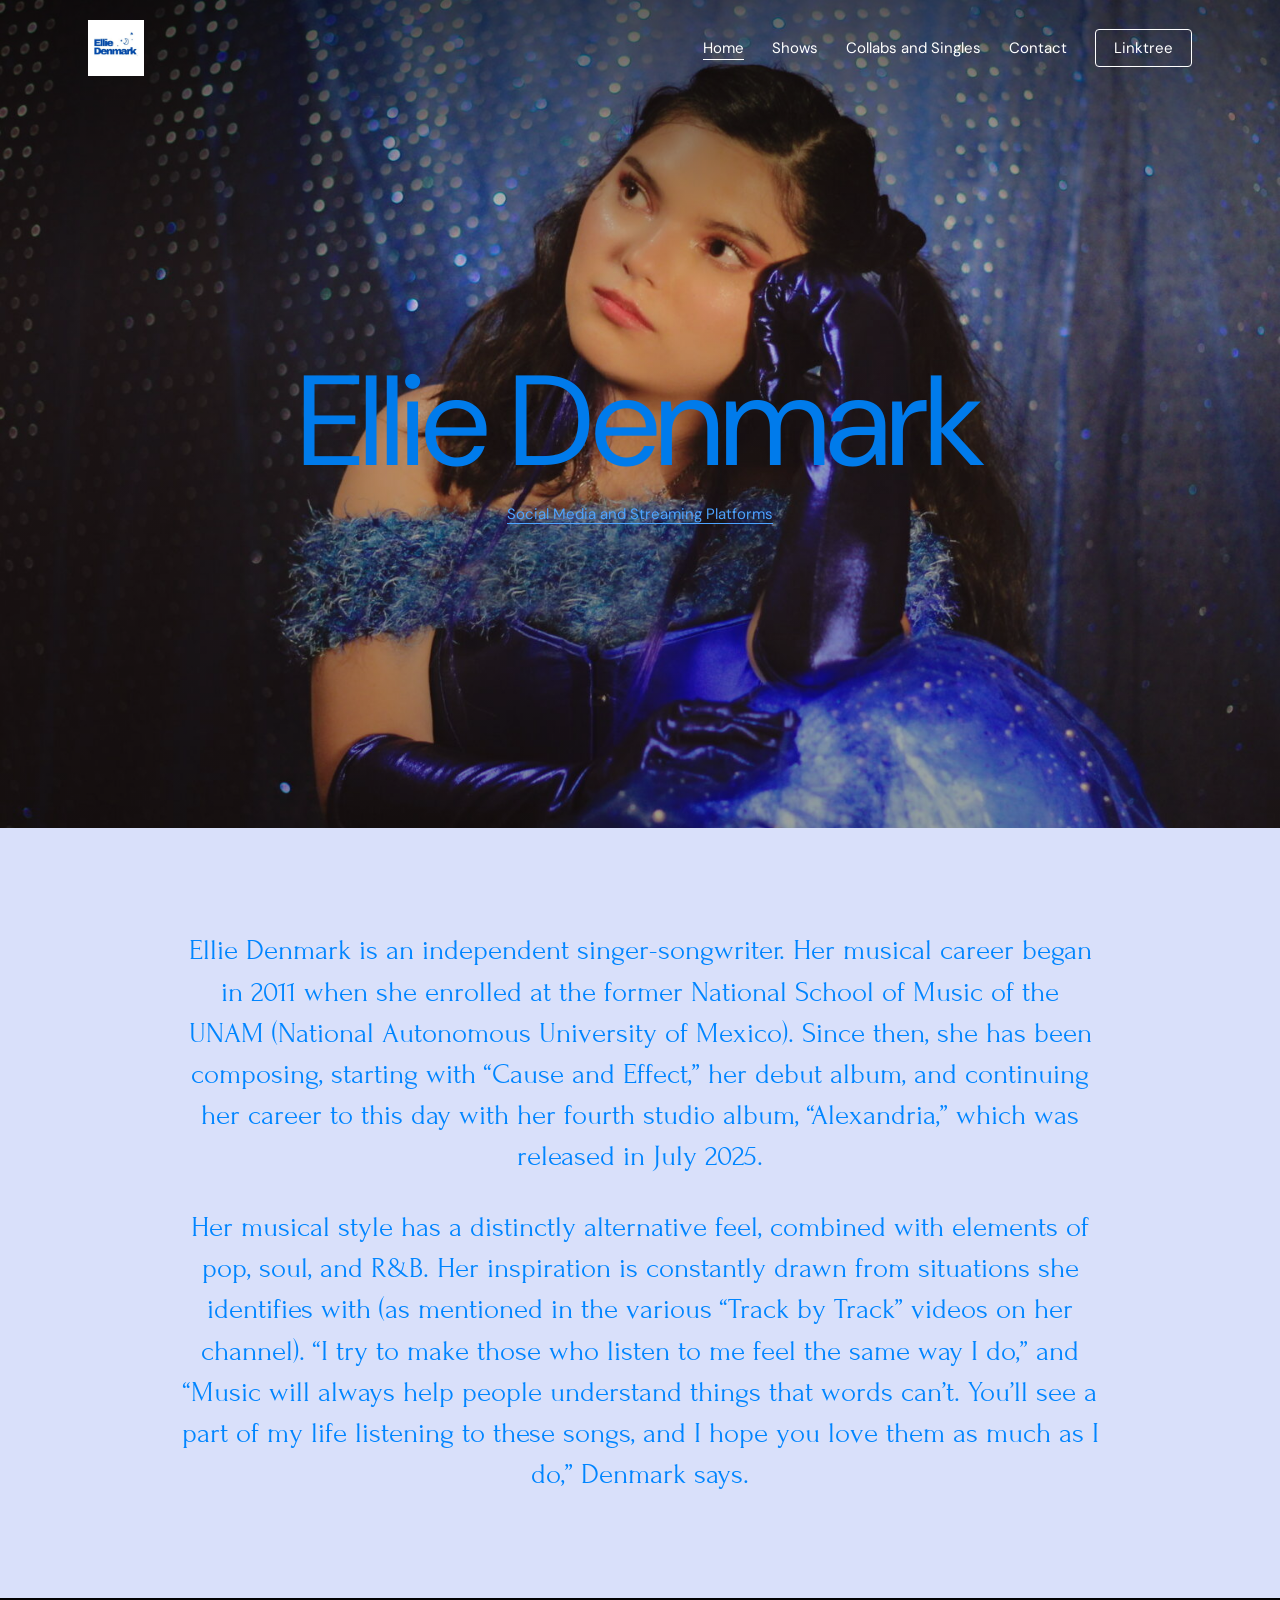
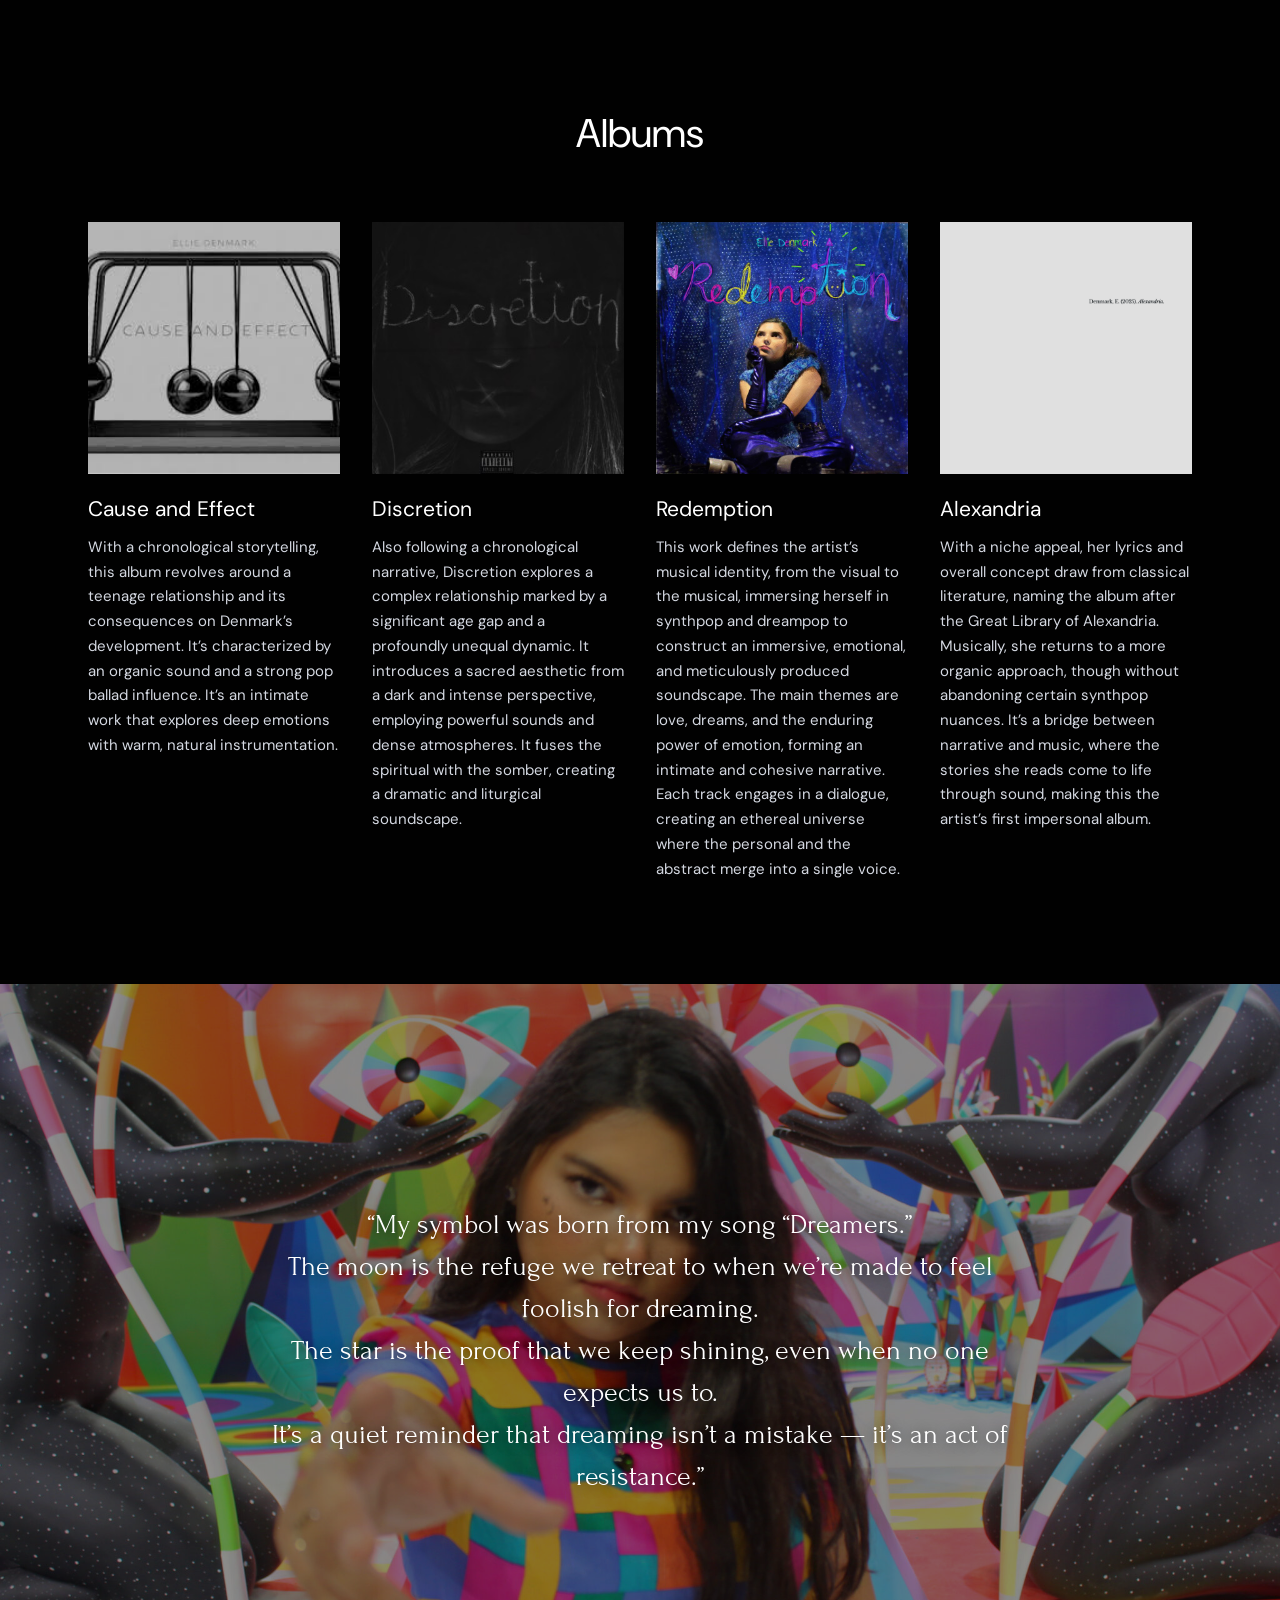
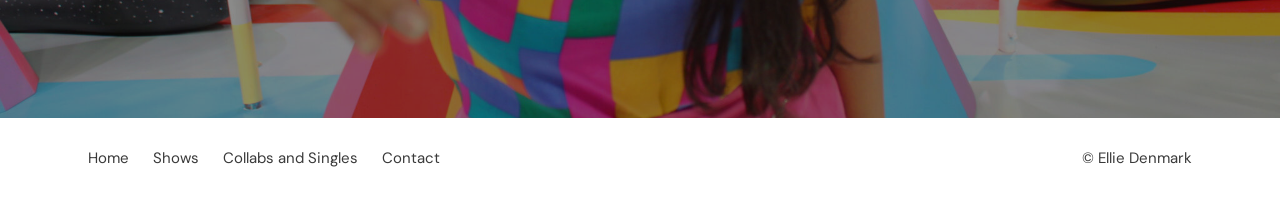
<file: index.html>
<!doctype html>
<html lang="en">
<head>
<meta charset="utf-8">
<meta name="viewport" content="width=device-width, initial-scale=1">
<title>Ellie Denmark</title>
<meta name="description" content="Ellie Denmark is an independent singer-songwriter from Mexico City. Four studio albums, from “Cause and Effect” to “Alexandria” (2025).">
<link rel="canonical" href="https://elliedenmark.com/">
<meta property="og:type" content="website">
<meta property="og:site_name" content="Ellie Denmark">
<meta property="og:title" content="Ellie Denmark">
<meta property="og:description" content="Independent singer-songwriter. Four studio albums, from “Cause and Effect” to “Alexandria” (2025).">
<meta property="og:url" content="https://elliedenmark.com/">
<meta property="og:image" content="https://elliedenmark.com/img/hero-home.jpg">
<meta name="twitter:card" content="summary_large_image">
<meta name="theme-color" content="#010101">
<link rel="icon" href="/img/icon.jpg">
<link rel="apple-touch-icon" href="/img/logo.jpg">
<link rel="preconnect" href="https://fonts.googleapis.com">
<link rel="preconnect" href="https://fonts.gstatic.com" crossorigin>
<link rel="stylesheet" href="https://fonts.googleapis.com/css2?family=DM+Sans:wght@400;700&family=Forum&display=swap">
<link rel="stylesheet" href="/css/site.css">
</head>
<body>
<a class="skip" href="#content">Skip to content</a>

<header class="site-header">
  <div class="wrap">
    <a class="logo" href="/"><img src="/img/logo.jpg" width="300" height="300" alt="Ellie Denmark"></a>
    <nav class="nav" aria-label="Main">
      <a href="/" aria-current="page">Home</a>
      <a href="/shows/">Shows</a>
      <a href="/collabs/">Collabs and Singles</a>
      <a href="/contact/">Contact</a>
      <a class="btn" href="https://linktr.ee/elliedenmark">Linktree</a>
    </nav>
  </div>
</header>

<main id="content">
  <section class="hero hero--home">
    <img class="hero__bg" src="/img/hero-home.jpg" width="1536" height="1152" alt="" fetchpriority="high">
    <h1>Ellie Denmark</h1>
    <a class="hero__link" href="https://linktr.ee/elliedenmark">Social Media and Streaming Platforms</a>
  </section>

  <section class="bio" aria-label="About">
    <div class="wrap">
      <p>Ellie Denmark is an independent singer-songwriter. Her musical career began in 2011 when she enrolled at the former National School of Music of the UNAM (National Autonomous University of Mexico). Since then, she has been composing, starting with “Cause and Effect,” her debut album, and continuing her career to this day with her fourth studio album, “Alexandria,” which was released in July 2025.</p>
      <p>Her musical style has a distinctly alternative feel, combined with elements of pop, soul, and R&amp;B. Her inspiration is constantly drawn from situations she identifies with (as mentioned in the various “Track by Track” videos on her channel). “I try to make those who listen to me feel the same way I do,” and “Music will always help people understand things that words can’t. You’ll see a part of my life listening to these songs, and I hope you love them as much as I do,” Denmark says.</p>
    </div>
  </section>

  <section class="section" aria-labelledby="albums">
    <div class="wrap">
      <h2 class="section-title" id="albums">Albums</h2>
      <ul class="albums">
        <li class="album">
          <img src="/img/albums/cause-and-effect.jpg" width="225" height="225" alt="Cause and Effect album cover" loading="lazy">
          <h3>Cause and Effect</h3>
          <p>With a chronological storytelling, this album revolves around a teenage relationship and its consequences on Denmark’s development. It’s characterized by an organic sound and a strong pop ballad influence. It’s an intimate work that explores deep emotions with warm, natural instrumentation.</p>
        </li>
        <li class="album">
          <img src="/img/albums/discretion.jpg" width="320" height="320" alt="Discretion album cover" loading="lazy">
          <h3>Discretion</h3>
          <p>Also following a chronological narrative, Discretion explores a complex relationship marked by a significant age gap and a profoundly unequal dynamic. It introduces a sacred aesthetic from a dark and intense perspective, employing powerful sounds and dense atmospheres. It fuses the spiritual with the somber, creating a dramatic and liturgical soundscape.</p>
        </li>
        <li class="album">
          <img src="/img/albums/redemption.jpg" width="768" height="768" alt="Redemption album cover" loading="lazy">
          <h3>Redemption</h3>
          <p>This work defines the artist’s musical identity, from the visual to the musical, immersing herself in synthpop and dreampop to construct an immersive, emotional, and meticulously produced soundscape. The main themes are love, dreams, and the enduring power of emotion, forming an intimate and cohesive narrative. Each track engages in a dialogue, creating an ethereal universe where the personal and the abstract merge into a single voice.</p>
        </li>
        <li class="album">
          <img src="/img/albums/alexandria.png" width="768" height="768" alt="Alexandria album cover" loading="lazy">
          <h3>Alexandria</h3>
          <p>With a niche appeal, her lyrics and overall concept draw from classical literature, naming the album after the Great Library of Alexandria. Musically, she returns to a more organic approach, though without abandoning certain synthpop nuances. It’s a bridge between narrative and music, where the stories she reads come to life through sound, making this the artist’s first impersonal album.</p>
        </li>
      </ul>
    </div>
  </section>

  <section class="quote" aria-label="Dreamers">
    <img class="hero__bg" src="/img/dreamers.jpg" width="2048" height="1365" alt="" loading="lazy">
    <blockquote>
      “My symbol was born from my song “Dreamers.”<br>
      The moon is the refuge we retreat to when we’re made to feel foolish for dreaming.<br>
      The star is the proof that we keep shining, even when no one expects us to.<br>
      It’s a quiet reminder that dreaming isn’t a mistake — it’s an act of resistance.”
    </blockquote>
  </section>
</main>

<footer class="site-footer">
  <div class="wrap">
    <nav aria-label="Footer">
      <a href="/">Home</a>
      <a href="/shows/">Shows</a>
      <a href="/collabs/">Collabs and Singles</a>
      <a href="/contact/">Contact</a>
    </nav>
    <small>© Ellie Denmark</small>
  </div>
</footer>
</body>
</html>
</file>
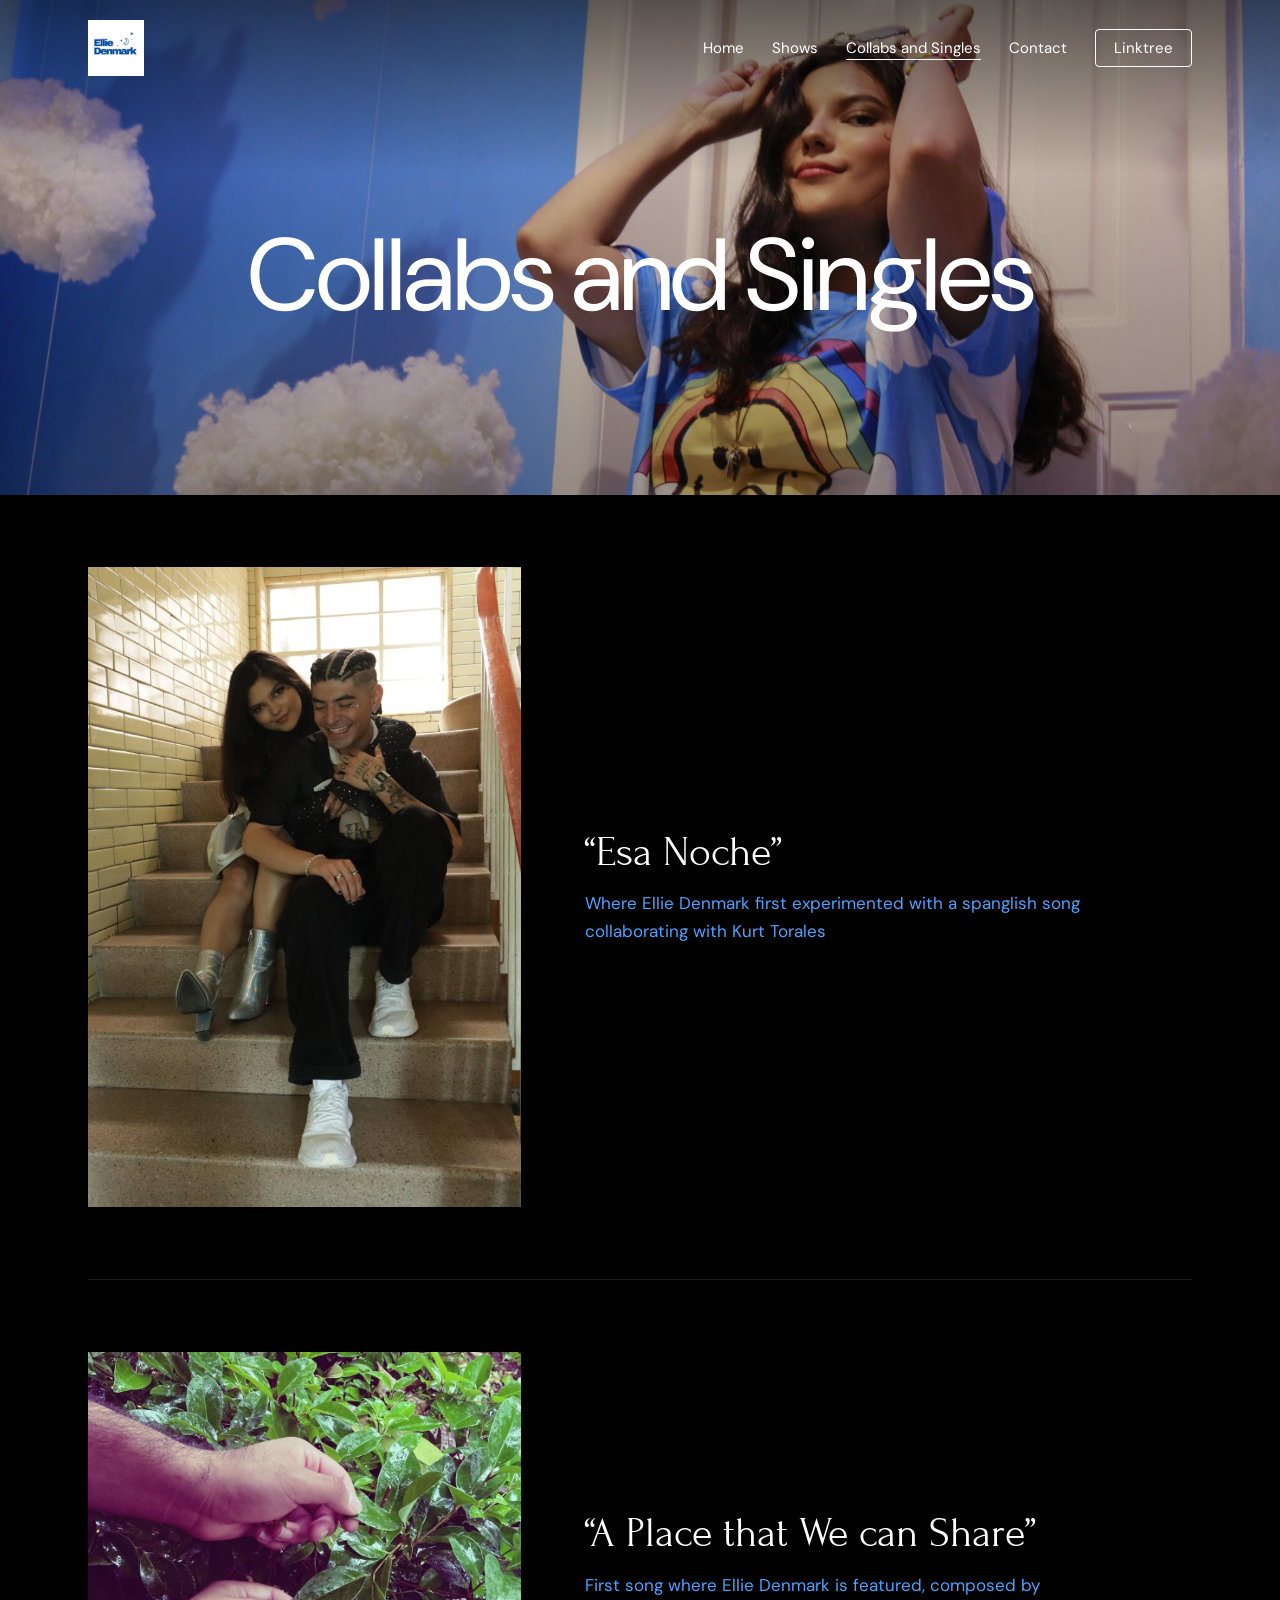
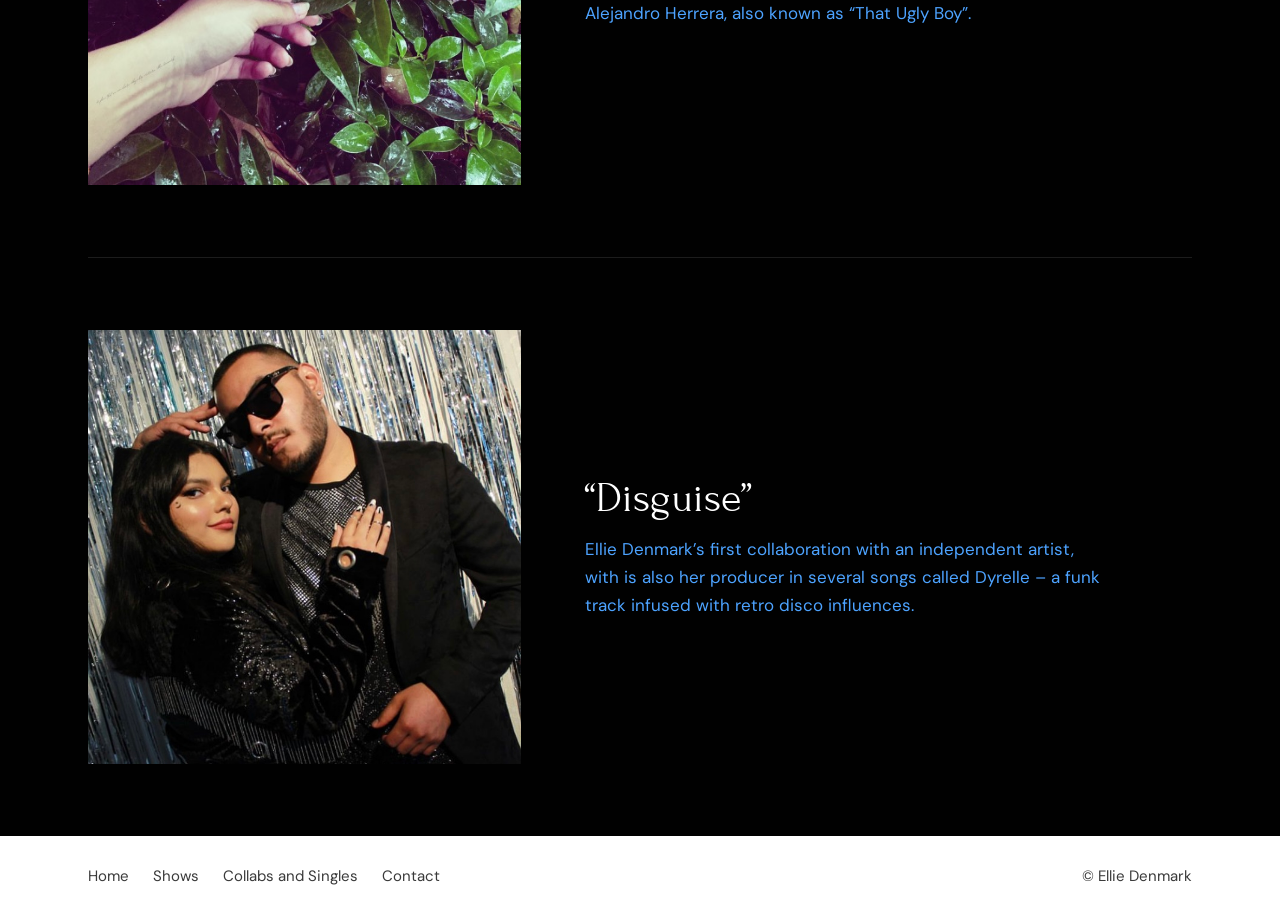
<file: collabs/index.html>
<!doctype html>
<html lang="en">
<head>
<meta charset="utf-8">
<meta name="viewport" content="width=device-width, initial-scale=1">
<title>Collabs and Singles · Ellie Denmark</title>
<meta name="description" content="Ellie Denmark’s collaborations and singles: “Esa Noche” with Kurt Torales, “A Place that We can Share” with That Ugly Boy, and “Disguise” with Dyrelle.">
<link rel="canonical" href="https://elliedenmark.com/collabs/">
<meta property="og:type" content="website">
<meta property="og:site_name" content="Ellie Denmark">
<meta property="og:title" content="Collabs and Singles · Ellie Denmark">
<meta property="og:url" content="https://elliedenmark.com/collabs/">
<meta property="og:image" content="https://elliedenmark.com/img/collabs/hero.jpg">
<meta name="twitter:card" content="summary_large_image">
<meta name="theme-color" content="#010101">
<link rel="icon" href="/img/icon.jpg">
<link rel="apple-touch-icon" href="/img/logo.jpg">
<link rel="preconnect" href="https://fonts.googleapis.com">
<link rel="preconnect" href="https://fonts.gstatic.com" crossorigin>
<link rel="stylesheet" href="https://fonts.googleapis.com/css2?family=DM+Sans:wght@400;700&family=Forum&display=swap">
<link rel="stylesheet" href="/css/site.css">
</head>
<body>
<a class="skip" href="#content">Skip to content</a>

<header class="site-header">
  <div class="wrap">
    <a class="logo" href="/"><img src="/img/logo.jpg" width="300" height="300" alt="Ellie Denmark"></a>
    <nav class="nav" aria-label="Main">
      <a href="/">Home</a>
      <a href="/shows/">Shows</a>
      <a href="/collabs/" aria-current="page">Collabs and Singles</a>
      <a href="/contact/">Contact</a>
      <a class="btn" href="https://linktr.ee/elliedenmark">Linktree</a>
    </nav>
  </div>
</header>

<main id="content">
  <section class="hero">
    <img class="hero__bg" src="/img/collabs/hero.jpg" width="2048" height="1365" alt="" fetchpriority="high">
    <h1>Collabs and Singles</h1>
  </section>

  <div class="wrap">
    <article class="collab">
      <img src="/img/collabs/esa-noche.jpg" width="683" height="1024" alt="“Esa Noche” cover" loading="lazy">
      <div>
        <h2>“Esa Noche”</h2>
        <p>Where Ellie Denmark first experimented with a spanglish song collaborating with Kurt Torales</p>
      </div>
    </article>

    <article class="collab">
      <img src="/img/collabs/a-place-that-we-can-share.jpg" width="500" height="500" alt="“A Place that We can Share” cover" loading="lazy">
      <div>
        <h2>“A Place that We can Share”</h2>
        <p>First song where Ellie Denmark is featured, composed by Alejandro Herrera, also known as “That Ugly Boy”.</p>
      </div>
    </article>

    <article class="collab">
      <img src="/img/collabs/disguise.jpg" width="720" height="720" alt="“Disguise” cover" loading="lazy">
      <div>
        <h2>“Disguise”</h2>
        <p>Ellie Denmark’s first collaboration with an independent artist, with is also her producer in several songs called Dyrelle – a funk track infused with retro disco influences.</p>
      </div>
    </article>
  </div>
</main>

<footer class="site-footer">
  <div class="wrap">
    <nav aria-label="Footer">
      <a href="/">Home</a>
      <a href="/shows/">Shows</a>
      <a href="/collabs/">Collabs and Singles</a>
      <a href="/contact/">Contact</a>
    </nav>
    <small>© Ellie Denmark</small>
  </div>
</footer>
</body>
</html>
</file>
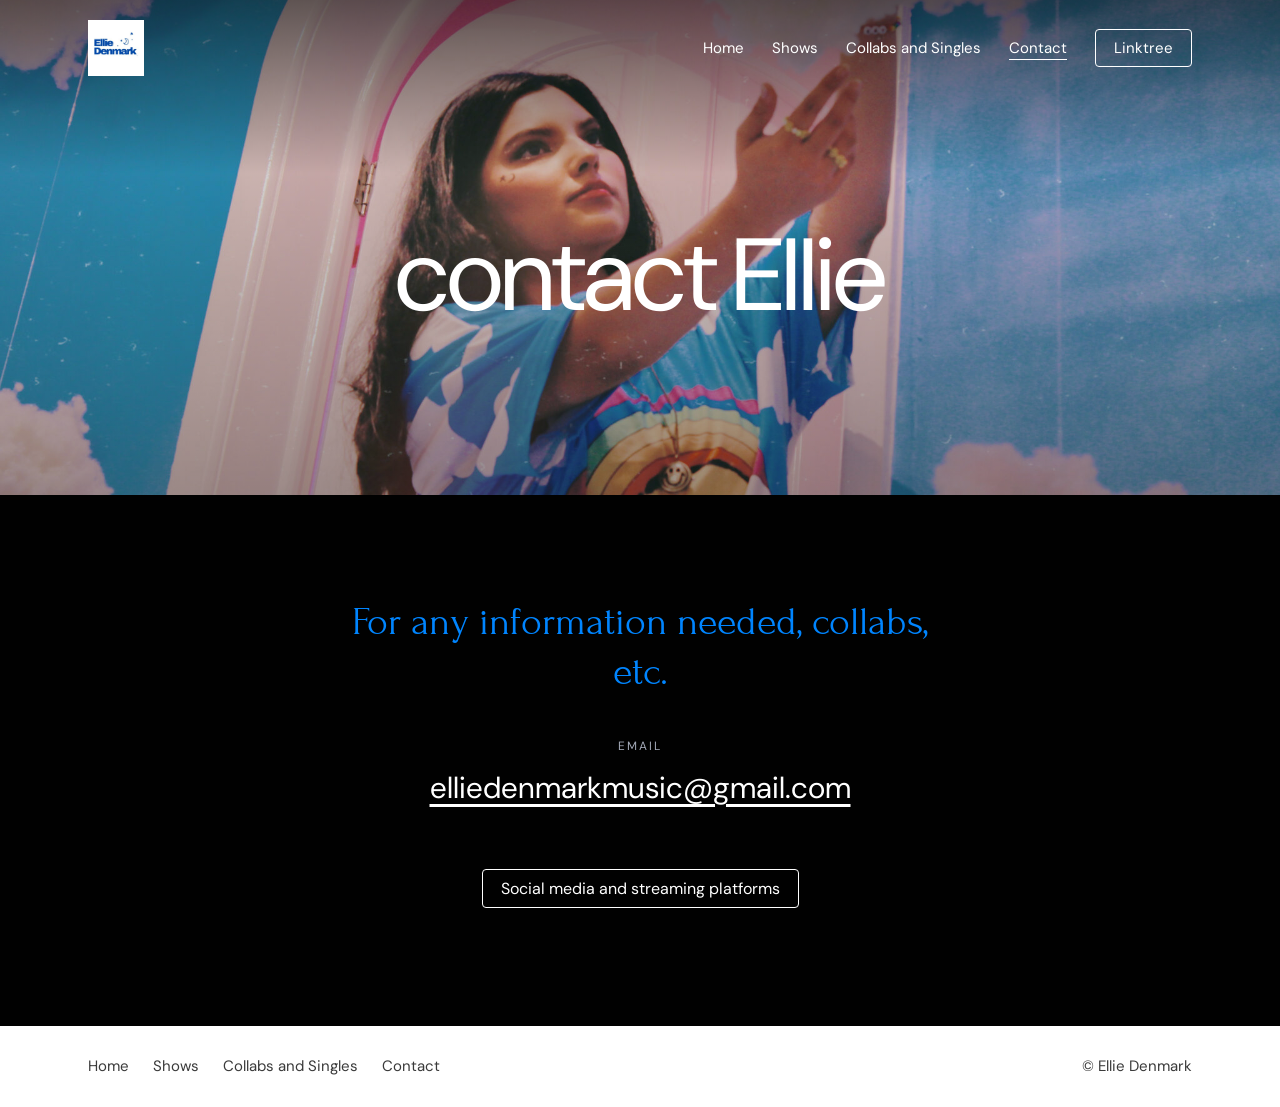
<file: contact/index.html>
<!doctype html>
<html lang="en">
<head>
<meta charset="utf-8">
<meta name="viewport" content="width=device-width, initial-scale=1">
<title>Contact · Ellie Denmark</title>
<meta name="description" content="Contact Ellie Denmark for information, collabs and bookings.">
<link rel="canonical" href="https://elliedenmark.com/contact/">
<meta property="og:type" content="website">
<meta property="og:site_name" content="Ellie Denmark">
<meta property="og:title" content="Contact · Ellie Denmark">
<meta property="og:url" content="https://elliedenmark.com/contact/">
<meta property="og:image" content="https://elliedenmark.com/img/contact-hero.jpg">
<meta name="twitter:card" content="summary_large_image">
<meta name="theme-color" content="#010101">
<link rel="icon" href="/img/icon.jpg">
<link rel="apple-touch-icon" href="/img/logo.jpg">
<link rel="preconnect" href="https://fonts.googleapis.com">
<link rel="preconnect" href="https://fonts.gstatic.com" crossorigin>
<link rel="stylesheet" href="https://fonts.googleapis.com/css2?family=DM+Sans:wght@400;700&family=Forum&display=swap">
<link rel="stylesheet" href="/css/site.css">
</head>
<body>
<a class="skip" href="#content">Skip to content</a>

<header class="site-header">
  <div class="wrap">
    <a class="logo" href="/"><img src="/img/logo.jpg" width="300" height="300" alt="Ellie Denmark"></a>
    <nav class="nav" aria-label="Main">
      <a href="/">Home</a>
      <a href="/shows/">Shows</a>
      <a href="/collabs/">Collabs and Singles</a>
      <a href="/contact/" aria-current="page">Contact</a>
      <a class="btn" href="https://linktr.ee/elliedenmark">Linktree</a>
    </nav>
  </div>
</header>

<main id="content">
  <section class="hero">
    <img class="hero__bg" src="/img/contact-hero.jpg" width="2048" height="1365" alt="" fetchpriority="high">
    <h1>contact Ellie</h1>
  </section>

  <section class="section contact">
    <div class="wrap">
      <h2>For any information needed, collabs, etc.</h2>
      <p class="label">Email</p>
      <a class="email" href="mailto:elliedenmarkmusic@gmail.com">elliedenmarkmusic@gmail.com</a>
      <p><a class="btn" href="https://linktr.ee/elliedenmark">Social media and streaming platforms</a></p>
    </div>
  </section>
</main>

<footer class="site-footer">
  <div class="wrap">
    <nav aria-label="Footer">
      <a href="/">Home</a>
      <a href="/shows/">Shows</a>
      <a href="/collabs/">Collabs and Singles</a>
      <a href="/contact/">Contact</a>
    </nav>
    <small>© Ellie Denmark</small>
  </div>
</footer>
</body>
</html>
</file>
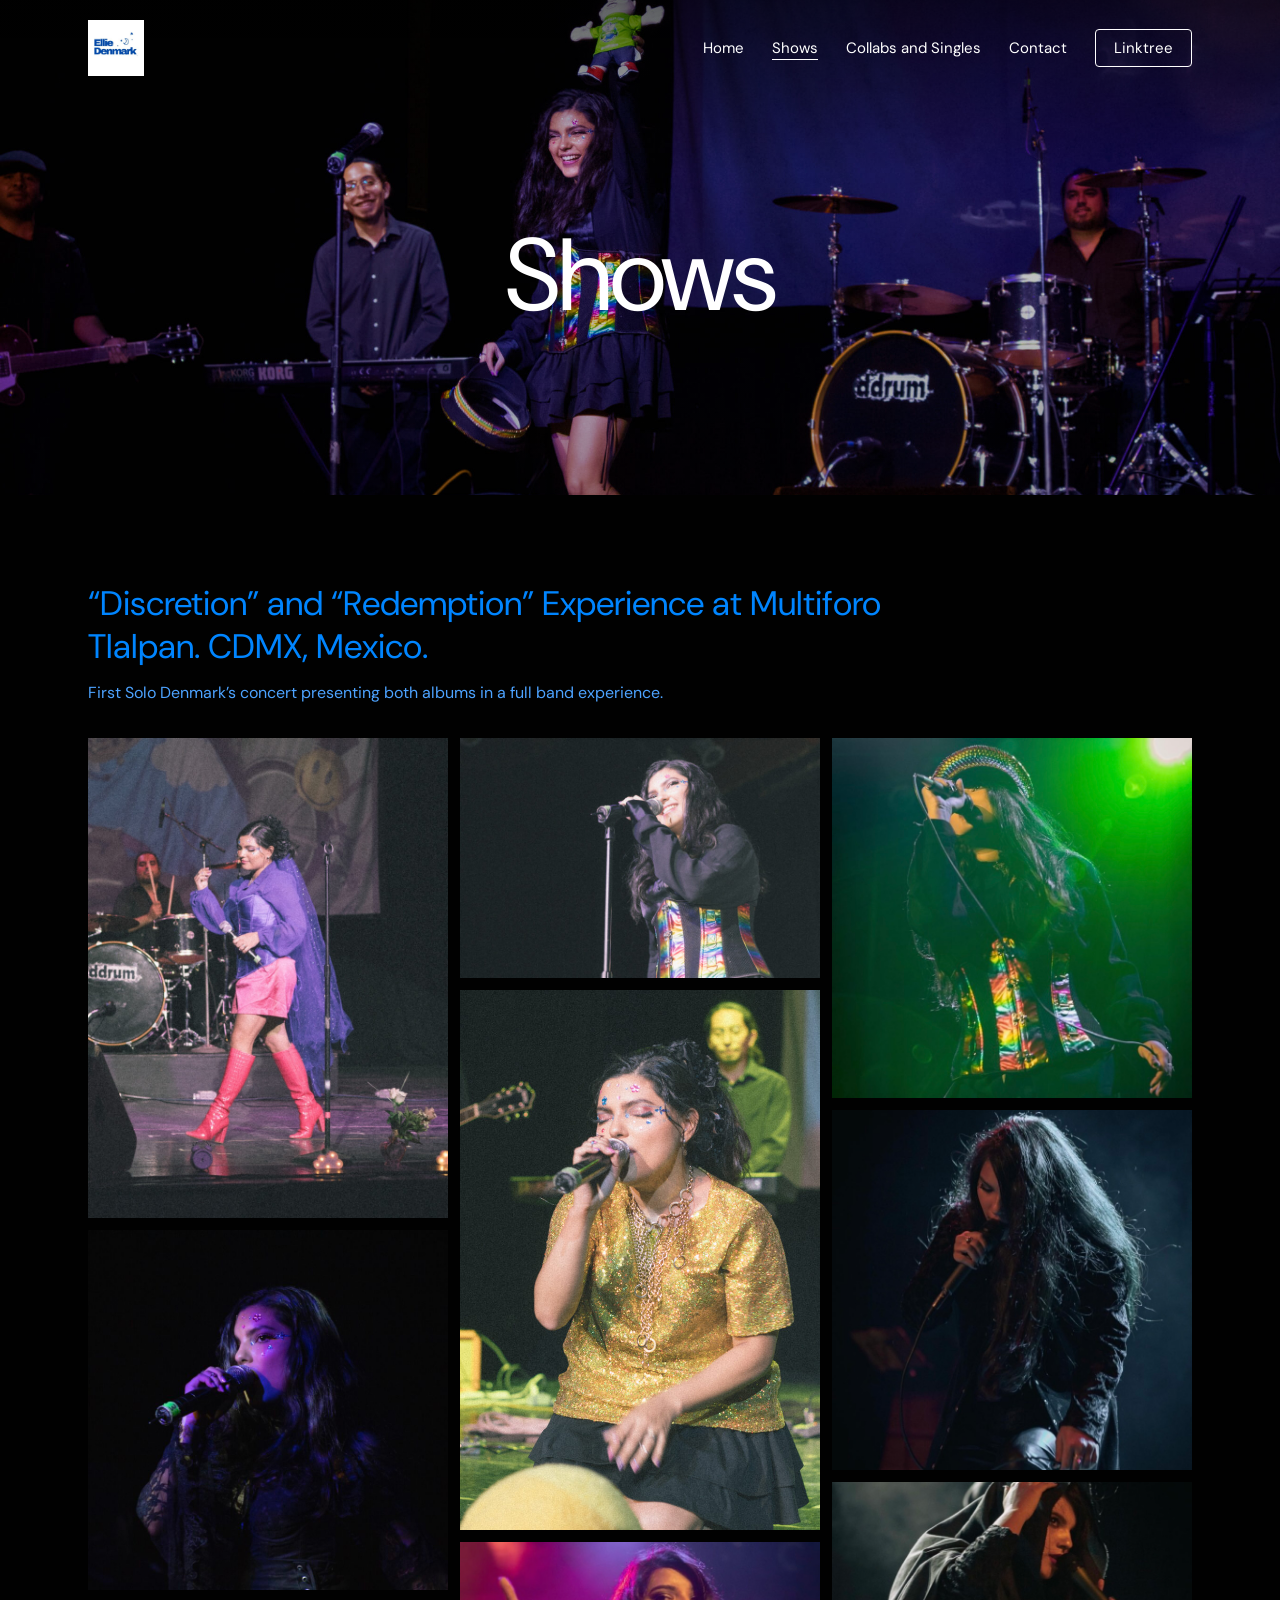
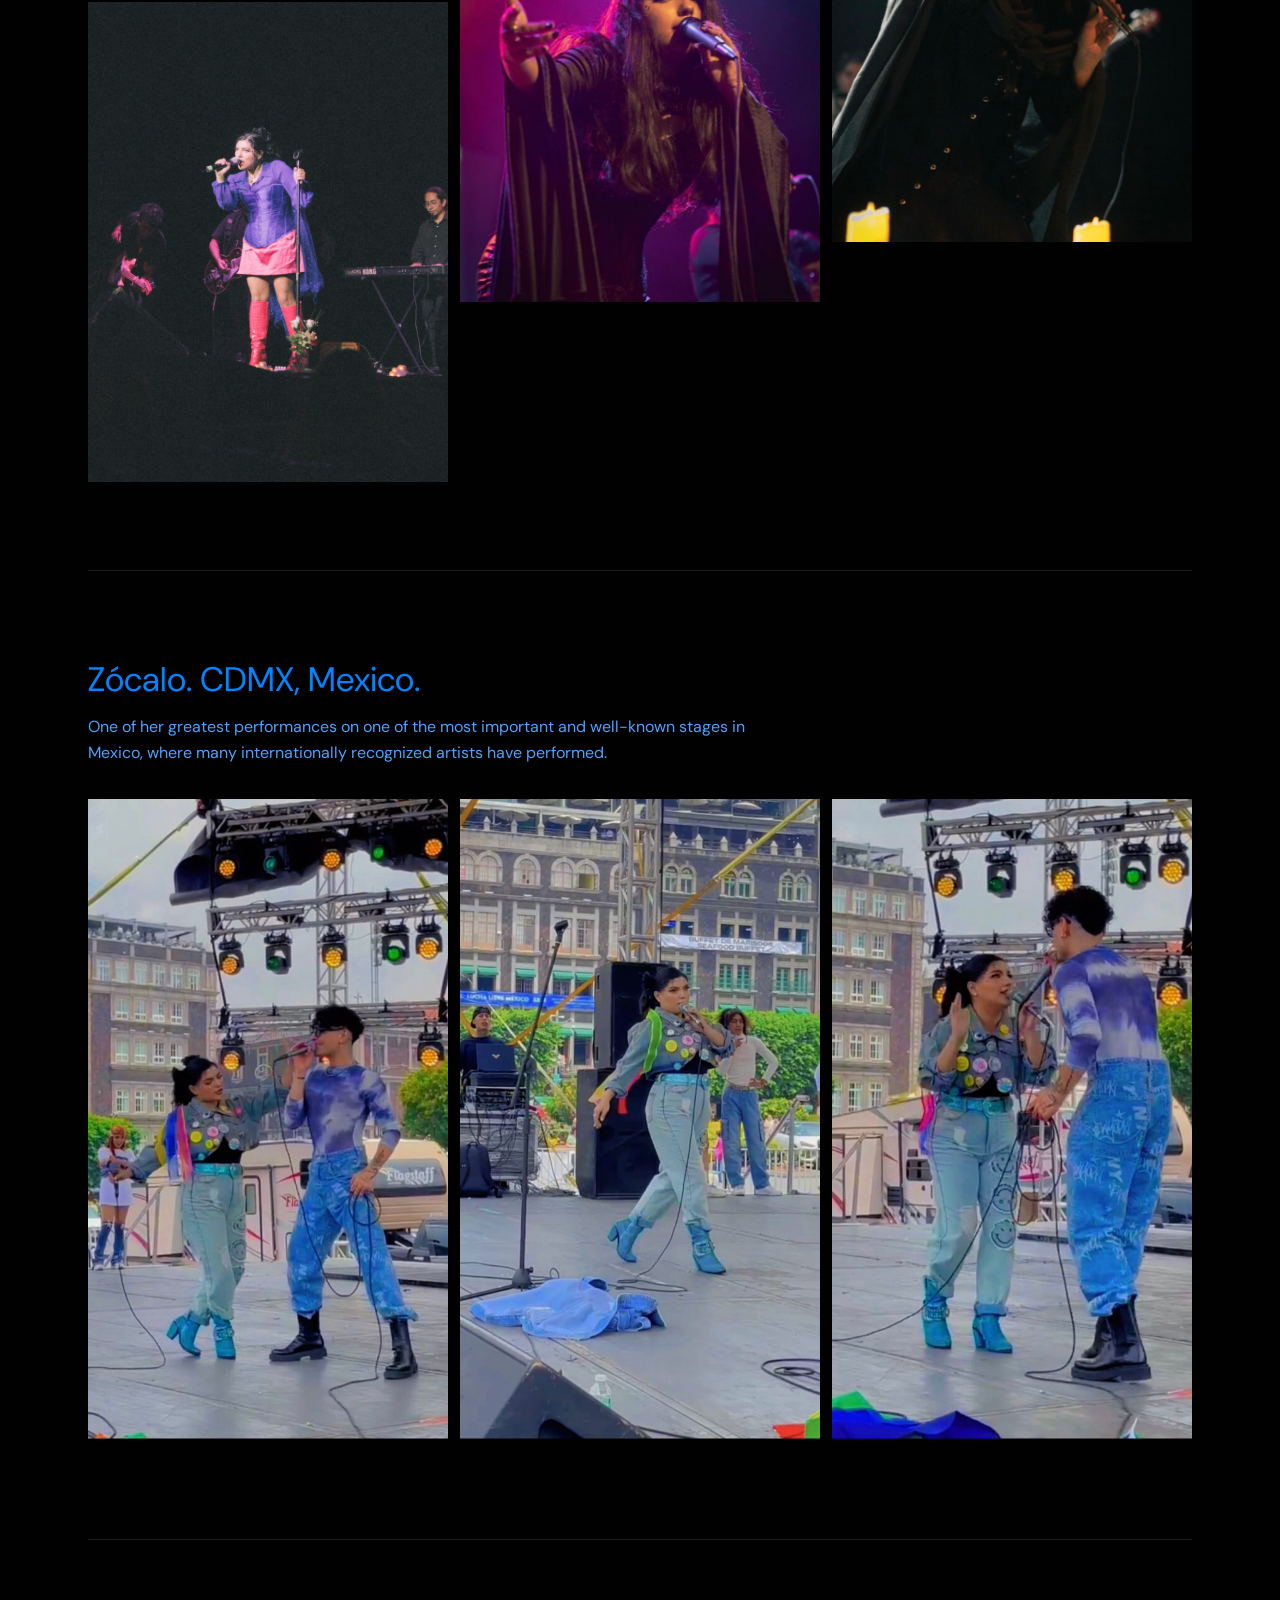
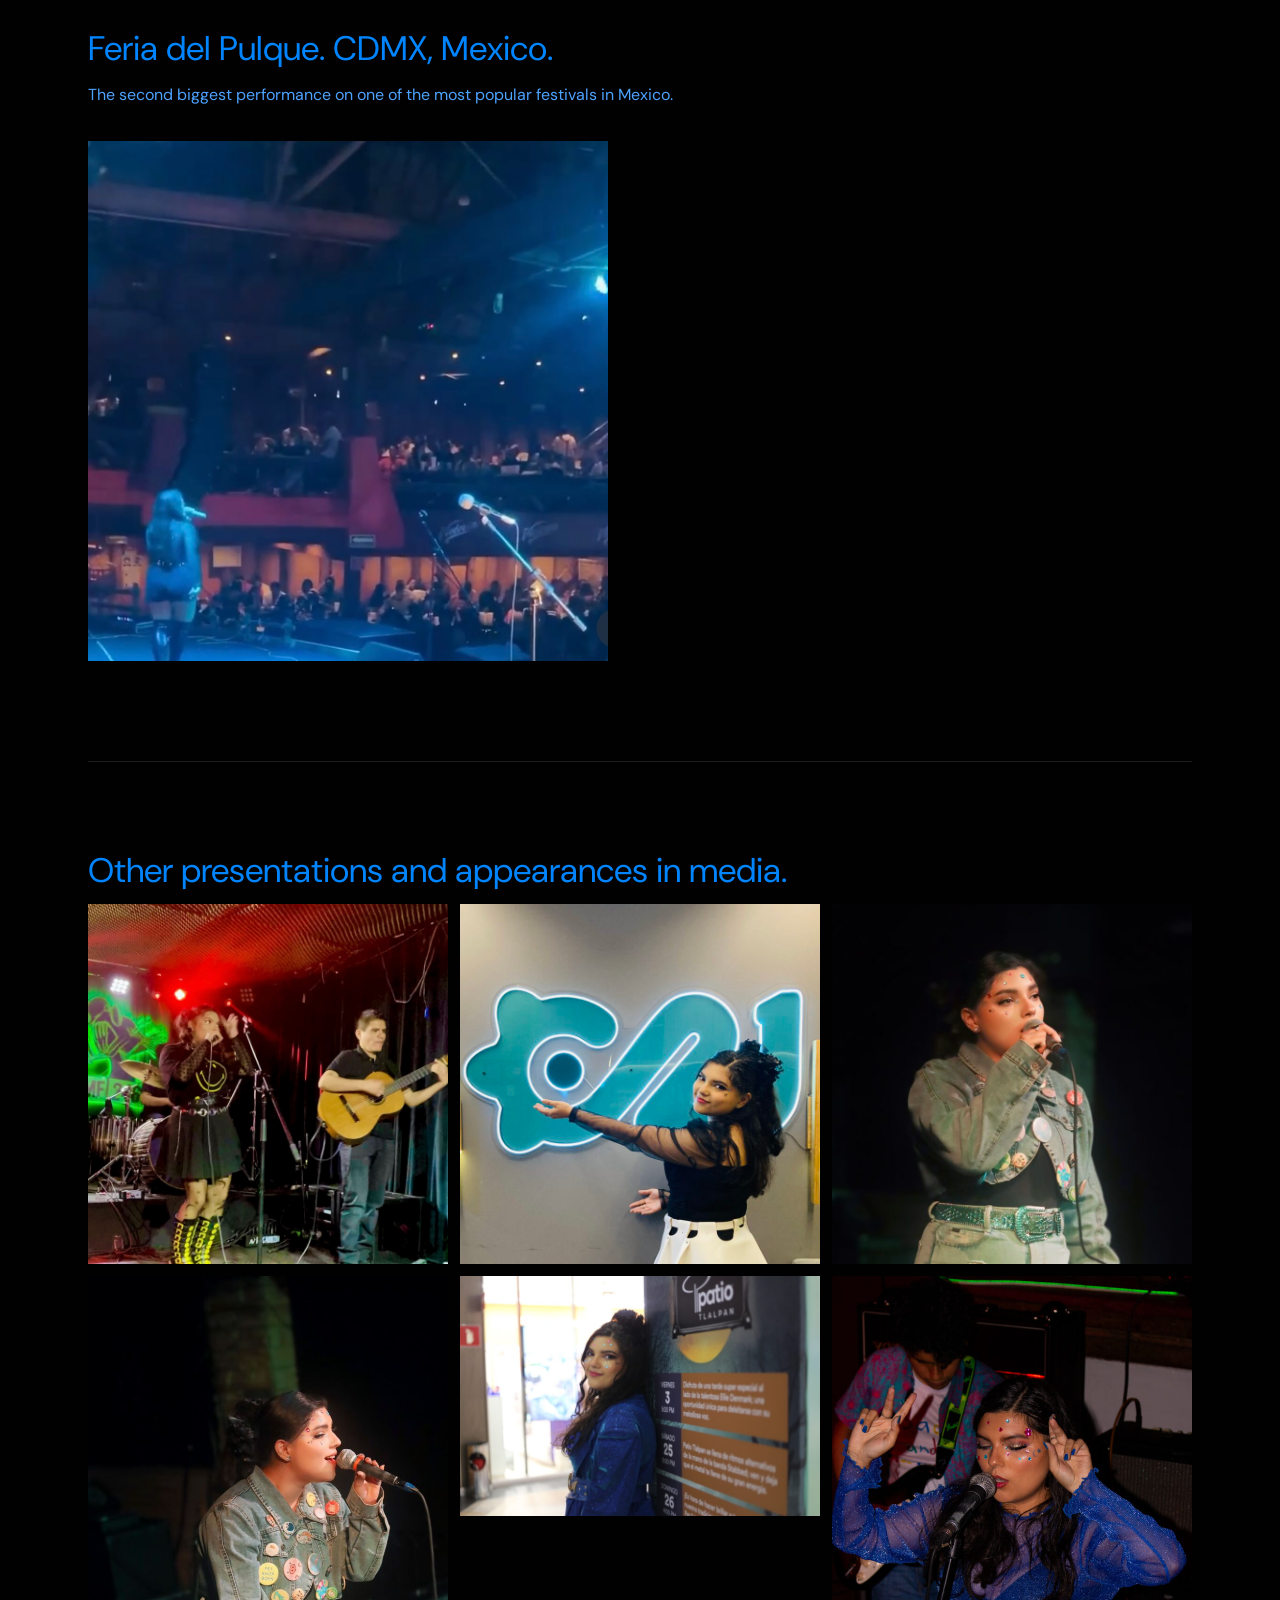
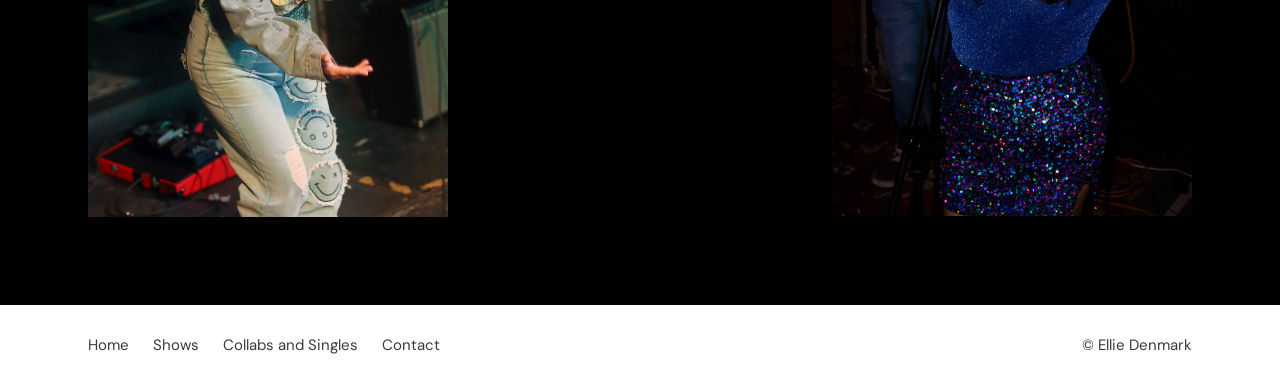
<file: shows/index.html>
<!doctype html>
<html lang="en">
<head>
<meta charset="utf-8">
<meta name="viewport" content="width=device-width, initial-scale=1">
<title>Shows · Ellie Denmark</title>
<meta name="description" content="Ellie Denmark live: Multiforo Tlalpan, the Zócalo and Feria del Pulque in Mexico City, plus other presentations and media appearances.">
<link rel="canonical" href="https://elliedenmark.com/shows/">
<meta property="og:type" content="website">
<meta property="og:site_name" content="Ellie Denmark">
<meta property="og:title" content="Shows · Ellie Denmark">
<meta property="og:url" content="https://elliedenmark.com/shows/">
<meta property="og:image" content="https://elliedenmark.com/img/shows/hero.jpg">
<meta name="twitter:card" content="summary_large_image">
<meta name="theme-color" content="#010101">
<link rel="icon" href="/img/icon.jpg">
<link rel="apple-touch-icon" href="/img/logo.jpg">
<link rel="preconnect" href="https://fonts.googleapis.com">
<link rel="preconnect" href="https://fonts.gstatic.com" crossorigin>
<link rel="stylesheet" href="https://fonts.googleapis.com/css2?family=DM+Sans:wght@400;700&family=Forum&display=swap">
<link rel="stylesheet" href="/css/site.css">
</head>
<body>
<a class="skip" href="#content">Skip to content</a>

<header class="site-header">
  <div class="wrap">
    <a class="logo" href="/"><img src="/img/logo.jpg" width="300" height="300" alt="Ellie Denmark"></a>
    <nav class="nav" aria-label="Main">
      <a href="/">Home</a>
      <a href="/shows/" aria-current="page">Shows</a>
      <a href="/collabs/">Collabs and Singles</a>
      <a href="/contact/">Contact</a>
      <a class="btn" href="https://linktr.ee/elliedenmark">Linktree</a>
    </nav>
  </div>
</header>

<main id="content">
  <section class="hero">
    <img class="hero__bg" src="/img/shows/hero.jpg" width="2048" height="1150" alt="" fetchpriority="high">
    <h1>Shows</h1>
  </section>

  <div class="wrap">
    <section class="show">
      <h2>“Discretion” and “Redemption” Experience at Multiforo Tlalpan. CDMX, Mexico.</h2>
      <p>First Solo Denmark’s concert presenting both albums in a full band experience.</p>
      <div class="gallery">
        <img src="/img/shows/tlalpan-1.jpg" width="768" height="1024" alt="Ellie Denmark on stage at Multiforo Tlalpan" loading="lazy">
        <img src="/img/shows/tlalpan-2.jpg" width="768" height="768" alt="Ellie Denmark on stage at Multiforo Tlalpan" loading="lazy">
        <img src="/img/shows/tlalpan-3.jpg" width="768" height="1024" alt="Ellie Denmark on stage at Multiforo Tlalpan" loading="lazy">
        <img src="/img/shows/tlalpan-4.jpg" width="768" height="512" alt="Ellie Denmark and her band at Multiforo Tlalpan" loading="lazy">
        <img src="/img/shows/tlalpan-5.jpg" width="683" height="1024" alt="Ellie Denmark on stage at Multiforo Tlalpan" loading="lazy">
        <img src="/img/shows/tlalpan-6.jpg" width="750" height="750" alt="Ellie Denmark at Multiforo Tlalpan" loading="lazy">
        <img src="/img/shows/tlalpan-7.jpg" width="750" height="750" alt="Ellie Denmark at Multiforo Tlalpan" loading="lazy">
        <img src="/img/shows/tlalpan-8.jpg" width="750" height="750" alt="Ellie Denmark at Multiforo Tlalpan" loading="lazy">
        <img src="/img/shows/tlalpan-9.jpg" width="750" height="750" alt="Ellie Denmark at Multiforo Tlalpan" loading="lazy">
      </div>
    </section>

    <section class="show">
      <h2>Zócalo. CDMX, Mexico.</h2>
      <p>One of her greatest performances on one of the most important and well-known stages in Mexico, where many internationally recognized artists have performed.</p>
      <div class="gallery">
        <img src="/img/shows/zocalo-1.jpg" width="576" height="1024" alt="Ellie Denmark performing at the Zócalo" loading="lazy">
        <img src="/img/shows/zocalo-2.jpg" width="576" height="1024" alt="Ellie Denmark performing at the Zócalo" loading="lazy">
        <img src="/img/shows/zocalo-3.jpg" width="576" height="1024" alt="Ellie Denmark performing at the Zócalo" loading="lazy">
      </div>
    </section>

    <section class="show">
      <h2>Feria del Pulque. CDMX, Mexico.</h2>
      <p>The second biggest performance on one of the most popular festivals in Mexico.</p>
      <div class="gallery gallery--single">
        <img src="/img/shows/pulque-1.jpg" width="683" height="683" alt="Ellie Denmark performing at Feria del Pulque" loading="lazy">
      </div>
    </section>

    <section class="show">
      <h2>Other presentations and appearances in media.</h2>
      <div class="gallery">
        <img src="/img/shows/other-1.jpg" width="750" height="750" alt="Ellie Denmark at a presentation" loading="lazy">
        <img src="/img/shows/other-2.jpg" width="682" height="1024" alt="Ellie Denmark at a presentation" loading="lazy">
        <img src="/img/shows/other-3.jpg" width="768" height="768" alt="Ellie Denmark at a media appearance" loading="lazy">
        <img src="/img/shows/other-4.jpg" width="768" height="512" alt="Ellie Denmark at a media appearance" loading="lazy">
        <img src="/img/shows/other-5.jpg" width="768" height="768" alt="Ellie Denmark at a presentation" loading="lazy">
        <img src="/img/shows/other-6.jpg" width="683" height="1024" alt="Ellie Denmark at a presentation" loading="lazy">
      </div>
    </section>
  </div>
</main>

<footer class="site-footer">
  <div class="wrap">
    <nav aria-label="Footer">
      <a href="/">Home</a>
      <a href="/shows/">Shows</a>
      <a href="/collabs/">Collabs and Singles</a>
      <a href="/contact/">Contact</a>
    </nav>
    <small>© Ellie Denmark</small>
  </div>
</footer>
</body>
</html>
</file>
<file: css/site.css>
/* elliedenmark.com — one stylesheet for every page. No build step. */

:root {
  --blue: #007beb;          /* the name in the home hero */
  --blue-bright: #0085ff;   /* bio, show titles */
  --blue-soft: #4da3ff;     /* body copy on black */
  --lavender: #d9e0fa;      /* bio band */
  --black: #010101;
  --white: #fff;
  --grey: #a3a9b7;
  --footer-ink: #3a3a3a;

  --sans: "DM Sans", system-ui, -apple-system, "Segoe UI", sans-serif;
  --serif: Forum, Georgia, "Times New Roman", serif;

  --gutter: clamp(16px, 4vw, 48px);
  --max: 1200px;
}

*, *::before, *::after { box-sizing: border-box; }
html { -webkit-text-size-adjust: 100%; }
body {
  margin: 0;
  background: var(--black);
  color: var(--white);
  font: 400 16px/1.65 var(--sans);
  -webkit-font-smoothing: antialiased;
}
img { display: block; max-width: 100%; height: auto; }
a { color: inherit; }
:focus-visible { outline: 2px solid var(--blue-bright); outline-offset: 3px; }

.wrap { max-width: var(--max); margin: 0 auto; padding: 0 var(--gutter); }
.skip {
  position: absolute; left: -9999px; top: 8px; z-index: 10;
  background: var(--white); color: var(--black); padding: 8px 14px;
}
.skip:focus { left: 8px; }

/* ---------- header: sits on top of each page's hero ---------- */

.site-header { position: absolute; inset: 0 0 auto; z-index: 2; }
.site-header .wrap {
  display: flex; align-items: center; gap: 24px;
  padding-top: 20px; padding-bottom: 20px;
}
.logo { flex: none; }
.logo img { width: 56px; height: 56px; }
.nav {
  display: flex; flex-wrap: wrap; align-items: center; justify-content: flex-end;
  gap: 6px 28px; margin-left: auto; font-size: 15px;
}
.nav a { color: var(--white); text-decoration: none; }
.nav a:not(.btn):hover,
.nav a[aria-current="page"] { text-decoration: underline; text-underline-offset: 6px; }

.btn {
  display: inline-block;
  border: 1px solid currentColor; border-radius: 4px;
  padding: 9px 18px; line-height: 1.2; text-decoration: none;
  transition: background-color .15s, color .15s;
}
.btn:hover { background: var(--white); color: var(--black); }

/* ---------- hero: full-bleed photo, title over it ---------- */

.hero {
  position: relative; isolation: isolate;
  display: grid; place-items: center; align-content: center; gap: 16px;
  min-height: clamp(340px, 55vh, 580px);
  padding: 120px var(--gutter) 64px;
  text-align: center;
  background: var(--black);
}
.hero__bg {
  position: absolute; inset: 0; z-index: -2;
  width: 100%; height: 100%; object-fit: cover;
}
.hero::before {
  content: ""; position: absolute; inset: 0; z-index: -1;
  background: linear-gradient(rgba(0,0,0,.6), rgba(0,0,0,.15) 35%, rgba(0,0,0,.35));
}
.hero h1 {
  margin: 0; font-weight: 400; line-height: 1;
  font-size: clamp(44px, 8vw, 104px); letter-spacing: -.02em;
}
.hero--home { min-height: min(92vh, 920px); }
.hero--home h1 { color: var(--blue); font-size: clamp(56px, 10vw, 128px); }
.hero--home .hero__bg { object-position: 50% 30%; }
.hero__link { color: var(--blue-soft); font-size: 15px; text-underline-offset: 4px; }
.hero__link:hover { color: var(--white); }

/* ---------- home ---------- */

.bio {
  background: var(--lavender); color: var(--blue-bright);
  padding: clamp(56px, 8vw, 104px) 0;
}
.bio p {
  max-width: 920px; margin: 0 auto 1em; text-align: center;
  font-family: var(--serif); font-size: clamp(20px, 2.3vw, 30px); line-height: 1.4;
}
.bio p:last-child { margin-bottom: 0; }

.section { padding: clamp(56px, 8vw, 104px) 0; }
.section-title {
  margin: 0 0 clamp(32px, 5vw, 56px); text-align: center;
  font-weight: 400; font-size: clamp(28px, 3.5vw, 40px);
}

.albums {
  display: grid; grid-template-columns: repeat(4, minmax(0, 1fr));
  gap: 48px 32px; margin: 0; padding: 0; list-style: none;
}
/* four albums: 4 across, then 2×2, never 3+1 */
@media (max-width: 1000px) { .albums { grid-template-columns: repeat(2, minmax(0, 1fr)); } }
@media (max-width: 520px)  { .albums { grid-template-columns: 1fr; } }
.album img { width: 100%; aspect-ratio: 1; object-fit: cover; background: #111; }
.album h3 { margin: 18px 0 8px; font-weight: 400; font-size: 21px; }
.album p { margin: 0; font-size: 15px; color: #d4d8e1; }

.quote {
  position: relative; isolation: isolate;
  padding: clamp(110px, 18vw, 220px) var(--gutter);
  text-align: center;
}
.quote::before {
  content: ""; position: absolute; inset: 0; z-index: -1;
  background: rgba(0,0,0,.45);
}
.quote blockquote {
  max-width: 780px; margin: 0 auto;
  font-family: var(--serif); font-size: clamp(20px, 2.4vw, 28px); line-height: 1.5;
  text-shadow: 0 1px 12px rgba(0,0,0,.5);
}

/* ---------- shows ---------- */

.show { padding: clamp(48px, 7vw, 88px) 0; }
.show + .show { border-top: 1px solid #1c1c1c; }
.show h2 {
  max-width: 860px; margin: 0 0 12px;
  color: var(--blue-bright); font-weight: 400; line-height: 1.25;
  font-size: clamp(24px, 3vw, 34px);
}
.show p { max-width: 680px; margin: 0 0 32px; color: var(--blue-soft); }
.gallery { columns: 3 220px; column-gap: 12px; }
.gallery img { width: 100%; margin-bottom: 12px; break-inside: avoid; background: #111; }
.gallery--single { columns: 1; max-width: 520px; }

/* ---------- collabs and singles ---------- */

.collab {
  display: grid; grid-template-columns: minmax(0, 5fr) minmax(0, 7fr);
  gap: clamp(24px, 5vw, 72px); align-items: center;
  padding: clamp(40px, 6vw, 72px) 0;
}
.collab + .collab { border-top: 1px solid #1c1c1c; }
.collab img { width: 100%; max-height: 640px; object-fit: cover; background: #111; }
.collab h2 {
  margin: 0 0 12px; font-family: var(--serif); font-weight: 400;
  font-size: clamp(28px, 3.5vw, 42px); line-height: 1.15;
}
.collab p { max-width: 520px; margin: 0; color: var(--blue-soft); font-size: 17px; }

/* ---------- contact ---------- */

.contact { text-align: center; }
.contact h2 {
  max-width: 640px; margin: 0 auto 40px;
  color: var(--blue-bright); font-family: var(--serif); font-weight: 400;
  font-size: clamp(26px, 3.4vw, 40px); line-height: 1.25;
}
.label {
  margin: 0 0 6px; color: var(--grey);
  font-size: 12px; letter-spacing: .16em; text-transform: uppercase;
}
.email {
  display: inline-block; margin-bottom: 40px;
  font-size: clamp(20px, 3vw, 30px); text-underline-offset: 6px;
}
.email:hover { color: var(--blue-soft); }

/* ---------- 404 ---------- */

.lost { min-height: 70vh; display: grid; place-items: center; align-content: center; gap: 20px; text-align: center; padding: 140px var(--gutter) 80px; }
.lost h1 { margin: 0; font-weight: 400; font-size: clamp(36px, 6vw, 64px); color: var(--blue); }
.lost p { margin: 0; color: var(--grey); }

/* ---------- footer ---------- */

.site-footer { background: var(--white); color: var(--footer-ink); font-size: 15px; }
.site-footer .wrap {
  display: flex; flex-wrap: wrap; align-items: center; justify-content: space-between;
  gap: 12px 24px; padding-top: 28px; padding-bottom: 28px;
}
.site-footer nav { display: flex; flex-wrap: wrap; gap: 6px 24px; }
.site-footer a { text-decoration: none; }
.site-footer a:hover { text-decoration: underline; text-underline-offset: 4px; }
.site-footer small { font-size: inherit; }

/* ---------- small screens ---------- */

@media (max-width: 720px) {
  .site-header .wrap { flex-wrap: wrap; gap: 12px; padding-top: 16px; }
  .logo img { width: 48px; height: 48px; }
  .nav { margin-left: 0; width: 100%; justify-content: flex-start; gap: 6px 18px; font-size: 14px; }
  .nav .btn { padding: 6px 12px; }
  .hero { padding-top: 168px; }
  .collab { grid-template-columns: 1fr; }
  .collab img { max-height: 520px; }
}
</file>
